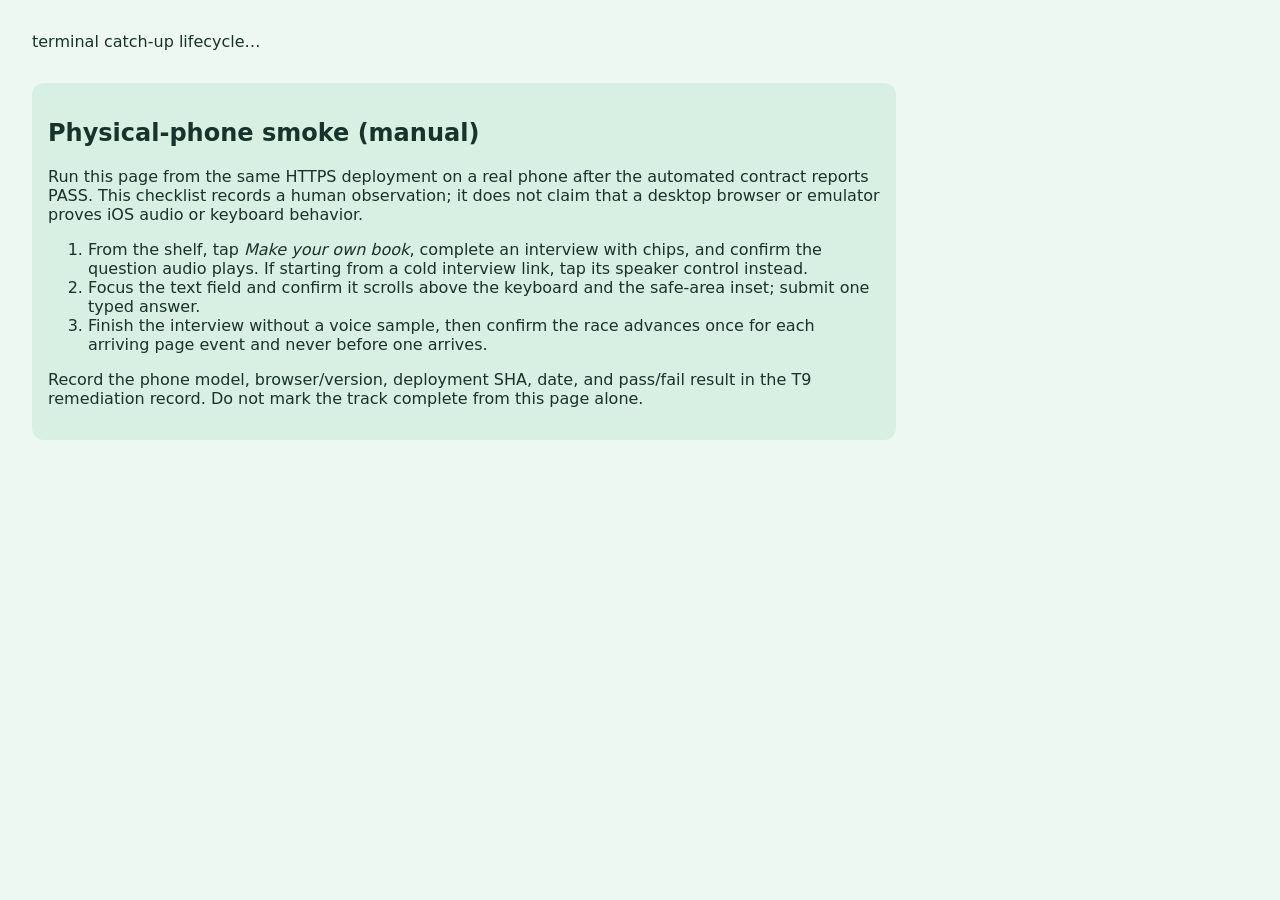
<file: static/browser-test.html>
<!doctype html>
<meta charset="utf-8">
<meta name="viewport" content="width=device-width,initial-scale=1">
<title>Thutapi browser contract tests</title>
<style>body{font:16px system-ui;margin:2rem;background:#eef8f2;color:#17332b}pre{white-space:pre-wrap}section{max-width:52rem;margin-top:2rem;padding:1rem;background:#d8efe3;border-radius:12px}</style>
<main id="results"><p>Running browser contract tests…</p></main>
<section aria-labelledby="phone-smoke-title">
  <h2 id="phone-smoke-title">Physical-phone smoke (manual)</h2>
  <p>Run this page from the same HTTPS deployment on a real phone after the automated contract reports PASS. This checklist records a human observation; it does not claim that a desktop browser or emulator proves iOS audio or keyboard behavior.</p>
  <ol>
    <li>From the shelf, tap <em>Make your own book</em>, complete an interview with chips, and confirm the question audio plays. If starting from a cold interview link, tap its speaker control instead.</li>
    <li>Focus the text field and confirm it scrolls above the keyboard and the safe-area inset; submit one typed answer.</li>
    <li>Finish the interview without a voice sample, then confirm the race advances once for each arriving page event and never before one arrives.</li>
  </ol>
  <p>Record the phone model, browser/version, deployment SHA, date, and pass/fail result in the T9 remediation record. Do not mark the track complete from this page alone.</p>
</section>
<!-- The module is loaded through a per-load cache-buster: a browser that
     keeps the previous module in its memory cache silently re-runs the OLD
     contract, which reads as a fix that did not take. -->
<script type="module">
  import(`/static/browser-test.js?run=${Date.now()}`);
</script>
</file>
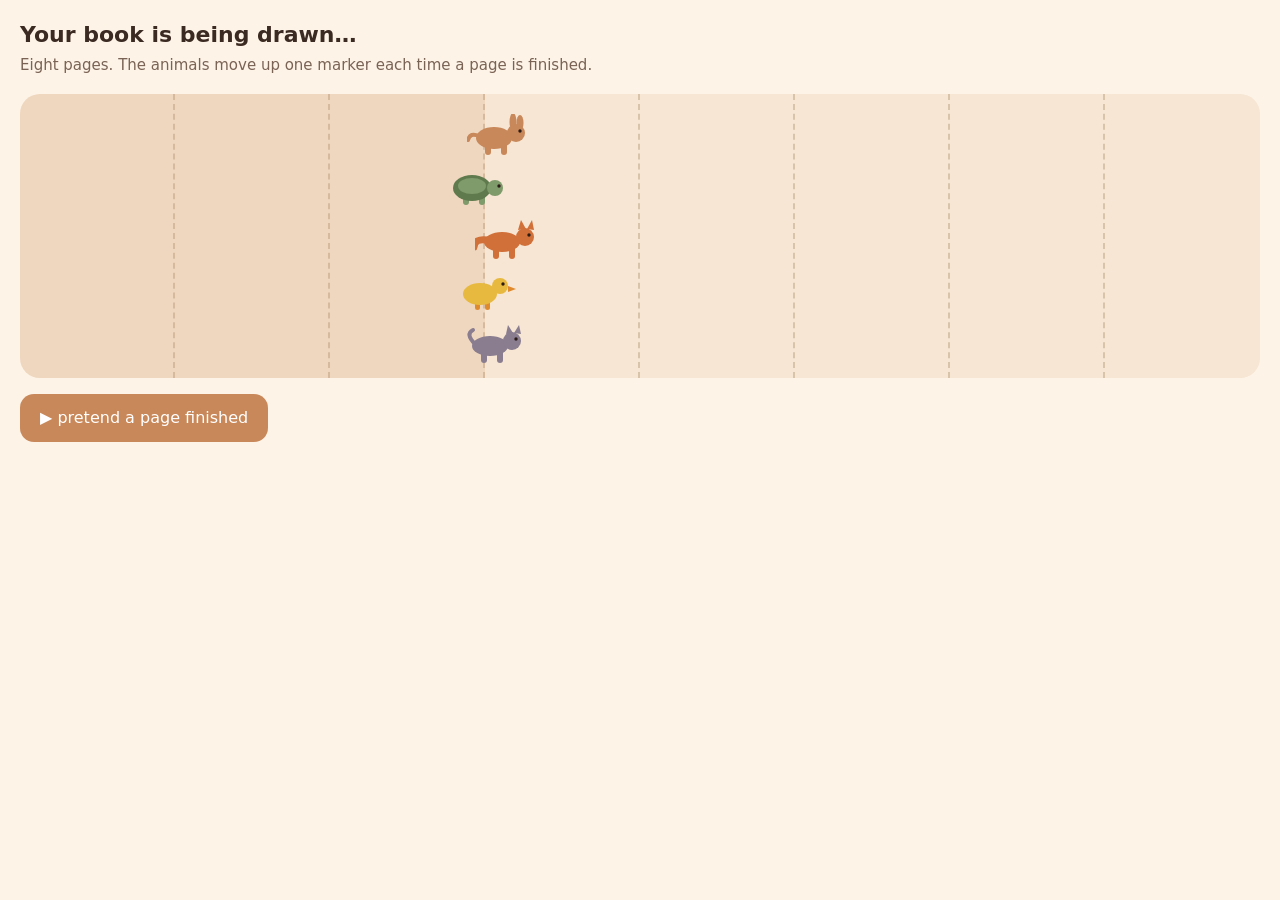
<file: dev-diary/prototypes/race.html>
<!doctype html>
<meta charset="utf-8"><meta name="viewport" content="width=device-width,initial-scale=1">
<title>Thutapi — the waiting race (T9a prototype)</title>
<!--
  T9a, screen 5 of PLAN.md §The flow.

  THE INTERFACE IS ONE NUMBER: --done, on .race. Nothing else.
  Everything below is static markup plus CSS. There is no DOM
  construction anywhere, which is what makes this independent of T9:
  it needs no Preact (not vendored yet, and static/vendor/ is T9's),
  and it does not hand-roll DOM, which AGENTS.md:149 forbids.

  Server-rendered it already works with JS switched off, per
  AGENTS.md's "a cold link works without JS". When T9 exists, the
  Preact component is one line: style=${`--done:${n}`}.

  The <script> at the bottom is DEMO SCAFFOLDING for the button.
  It ships nowhere.
-->
<style>
  :root{
    /* T9 owns the real palette; these are placeholders and every one
       of them is a var, so T9's tokens drop straight in. */
    --cream:#fdf3e7; --ink:#3b2a21; --track:#f6e6d3;
    --line:#d8c3ab; --lit:#c9885a;
    --pages:8;              /* §Decisions row 8: one constant, here */
    --runner-w:64px;
  }
  *{box-sizing:border-box}
  body{margin:0;background:var(--cream);color:var(--ink);padding:20px;
       font:16px/1.4 "Fredoka",system-ui,sans-serif}
  h1{font-size:22px;margin:0 0 4px} p{margin:0 0 18px;color:#7a6355;font-size:15px}

  .race{--done:0;                     /* ← the entire interface */
        position:relative;container-type:inline-size;
        background:var(--track);border-radius:20px;padding:14px 0 10px;
        overflow:hidden}

  /* Markers: eight cells, the first --done of them lit. Pure CSS from
     the same number — no per-element class toggling. */
  .markers{position:absolute;inset:0;display:grid;
           grid-template-columns:repeat(var(--pages),1fr)}
  .markers i{border-right:2px dashed var(--line)}
  .markers i:last-child{border-right:0}
  .markers::before{content:"";position:absolute;inset:0;
    width:calc(var(--done) / var(--pages) * 100%);
    background:rgba(201,136,90,.16);transition:width 1.2s ease}

  .lane{position:relative;height:52px}
  /* transform only — never a layout property, on a screen that holds
     for six minutes on a phone. cqw resolves against .race. */
  .runner{position:absolute;top:6px;left:0;width:var(--runner-w);height:44px;
    transform:translateX(calc(
      var(--done) / var(--pages) * (100cqw - var(--runner-w)) + var(--jit,0px)));
    transition:transform 1.4s cubic-bezier(.34,1.2,.64,1)}
  /* static per-lane offset + a slow wobble: the jostle, no JS */
  .lane:nth-child(2) .runner{--jit:6px;  --stride:.30s}
  .lane:nth-child(3) .runner{--jit:-16px;--stride:.38s}
  .lane:nth-child(4) .runner{--jit:14px; --stride:.28s}
  .lane:nth-child(5) .runner{--jit:-8px; --stride:.44s}
  .lane:nth-child(6) .runner{--jit:2px;  --stride:.34s}

  .bob{animation:bob var(--stride,.34s) ease-in-out infinite alternate;
       transform-origin:50% 90%}
  @keyframes bob{from{transform:translateY(0) rotate(-1.2deg)}
                 to{transform:translateY(-4px) rotate(1.2deg)}}
  .leg{transform-origin:50% 12%;animation:stride var(--stride,.34s) linear infinite}
  .leg.b{animation-delay:calc(var(--stride,.34s) / -2)}
  @keyframes stride{0%{transform:rotate(26deg)}50%{transform:rotate(-26deg)}
                    100%{transform:rotate(26deg)}}
  .tail{transform-origin:0% 50%;animation:wag .5s ease-in-out infinite alternate}
  @keyframes wag{from{transform:rotate(-12deg)}to{transform:rotate(14deg)}}

  /* The progress information must survive the motion being switched off. */
  @media (prefers-reduced-motion:reduce){
    .bob,.leg,.tail{animation:none}
    .runner,.markers::before{transition:none}
  }
  button{margin-top:16px;font:inherit;padding:12px 20px;border:0;border-radius:14px;
         background:var(--lit);color:#fff;min-height:48px;touch-action:manipulation}
</style>

<h1>Your book is being drawn…</h1>
<p>Eight pages. The animals move up one marker each time a page is finished.</p>

<div class="race" id="race" style="--done:3">
  <div class="markers"><i></i><i></i><i></i><i></i><i></i><i></i><i></i><i></i></div>

  <div class="lane"><div class="runner"><svg viewBox="0 0 64 44" width="64" height="44" aria-hidden="true"><g class="bob">
    <rect class="leg" x="18" y="26" width="6" height="15" rx="3" fill="#c9885a"/>
    <rect class="leg b" x="34" y="26" width="6" height="15" rx="3" fill="#c9885a"/>
    <path class="tail" d="M12 22 q-9 -4 -11 4" stroke="#c9885a" stroke-width="4" stroke-linecap="round" fill="none"/>
    <ellipse cx="27" cy="24" rx="18" ry="11" fill="#c9885a"/>
    <ellipse cx="46" cy="8" rx="3.5" ry="9" fill="#c9885a"/><ellipse cx="53" cy="9" rx="3.5" ry="8" fill="#c9885a"/>
    <circle cx="49" cy="19" r="9" fill="#c9885a"/><circle cx="53" cy="17" r="1.7" fill="#2b1d16"/>
  </g></svg></div></div>

  <div class="lane"><div class="runner"><svg viewBox="0 0 64 44" width="64" height="44" aria-hidden="true"><g class="bob">
    <rect class="leg" x="18" y="26" width="6" height="13" rx="3" fill="#7f9a6b"/>
    <rect class="leg b" x="34" y="26" width="6" height="13" rx="3" fill="#7f9a6b"/>
    <ellipse cx="27" cy="22" rx="19" ry="13" fill="#5f7a4d"/>
    <ellipse cx="27" cy="20" rx="14" ry="8" fill="#7f9a6b"/>
    <circle cx="50" cy="22" r="8" fill="#7f9a6b"/><circle cx="54" cy="20" r="1.7" fill="#2b1d16"/>
  </g></svg></div></div>

  <div class="lane"><div class="runner"><svg viewBox="0 0 64 44" width="64" height="44" aria-hidden="true"><g class="bob">
    <rect class="leg" x="18" y="26" width="6" height="15" rx="3" fill="#d2703a"/>
    <rect class="leg b" x="34" y="26" width="6" height="15" rx="3" fill="#d2703a"/>
    <path class="tail" d="M12 22 q-12 -2 -13 7" stroke="#d2703a" stroke-width="7" stroke-linecap="round" fill="none"/>
    <ellipse cx="27" cy="24" rx="18" ry="10" fill="#d2703a"/>
    <path d="M43 12 L46 2 L51 11 Z" fill="#d2703a"/><path d="M52 11 L57 2 L59 12 Z" fill="#d2703a"/>
    <circle cx="50" cy="19" r="9" fill="#d2703a"/><circle cx="54" cy="17" r="1.7" fill="#2b1d16"/>
  </g></svg></div></div>

  <div class="lane"><div class="runner"><svg viewBox="0 0 64 44" width="64" height="44" aria-hidden="true"><g class="bob">
    <rect class="leg" x="22" y="28" width="5" height="12" rx="2.5" fill="#e08a2e"/>
    <rect class="leg b" x="32" y="28" width="5" height="12" rx="2.5" fill="#e08a2e"/>
    <ellipse cx="27" cy="24" rx="17" ry="11" fill="#e8b93f"/>
    <circle cx="47" cy="16" r="8" fill="#e8b93f"/>
    <path d="M55 16 l8 3 l-8 3 z" fill="#e08a2e"/><circle cx="50" cy="14" r="1.7" fill="#2b1d16"/>
  </g></svg></div></div>

  <div class="lane"><div class="runner"><svg viewBox="0 0 64 44" width="64" height="44" aria-hidden="true"><g class="bob">
    <rect class="leg" x="18" y="26" width="6" height="15" rx="3" fill="#8a7d8f"/>
    <rect class="leg b" x="34" y="26" width="6" height="15" rx="3" fill="#8a7d8f"/>
    <path class="tail" d="M12 22 q-10 -10 -2 -14" stroke="#8a7d8f" stroke-width="4" stroke-linecap="round" fill="none"/>
    <ellipse cx="27" cy="24" rx="18" ry="10" fill="#8a7d8f"/>
    <path d="M43 12 L45 3 L50 11 Z" fill="#8a7d8f"/><path d="M51 11 L56 3 L58 12 Z" fill="#8a7d8f"/>
    <circle cx="49" cy="19" r="9" fill="#8a7d8f"/><circle cx="53" cy="17" r="1.7" fill="#2b1d16"/>
  </g></svg></div></div>
</div>

<button onclick="const r=race.style,n=+(getComputedStyle(race).getPropertyValue('--done'))||0;r.setProperty('--done',Math.min(8,n+1))">
  ▶ pretend a page finished
</button>
<!-- ^ demo scaffolding only. In the product the number comes from the
     server-rendered attribute, updated by one Preact component. -->
</file>
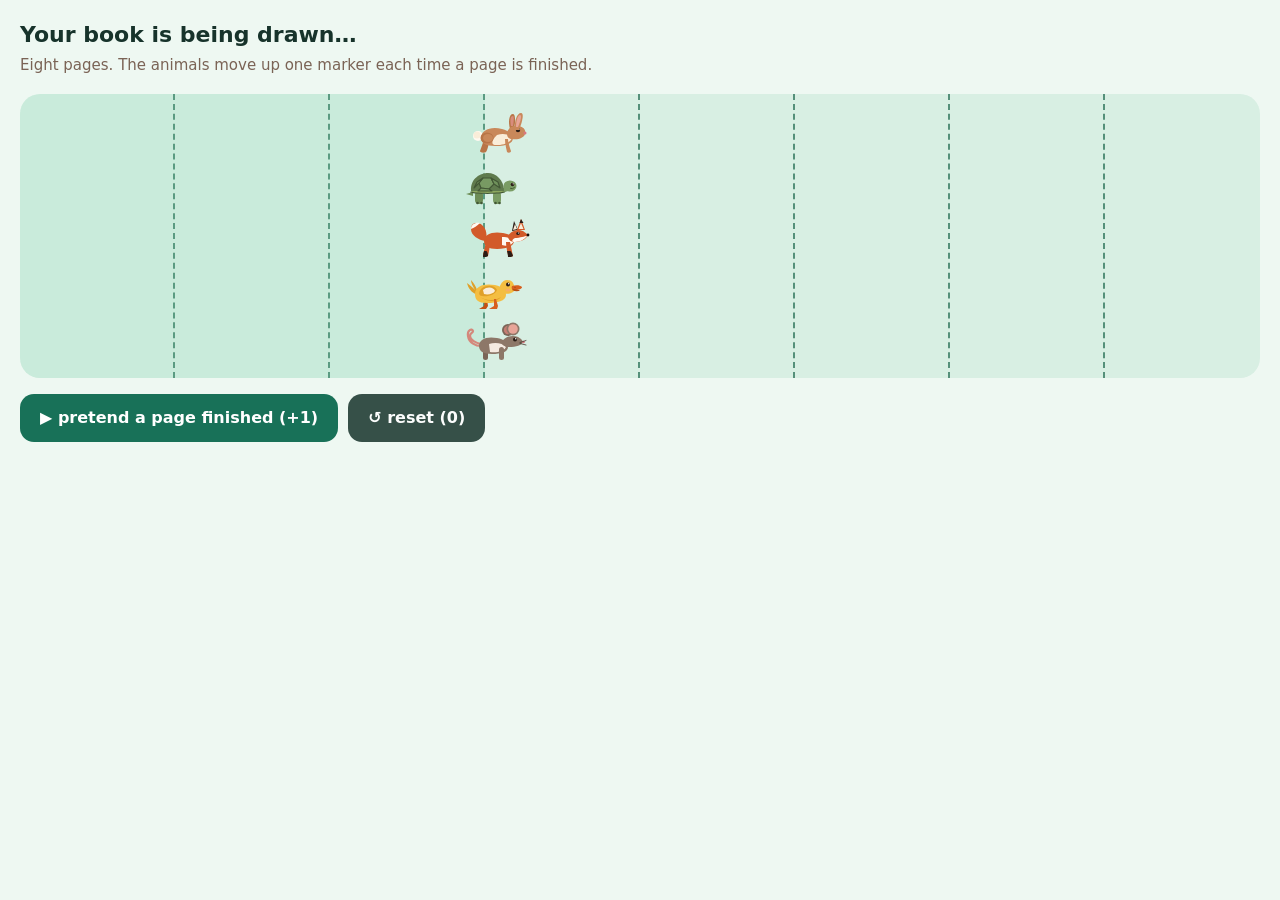
<file: static/race/race.html>
<!doctype html>
<meta charset="utf-8"><meta name="viewport" content="width=device-width,initial-scale=1">
<title>Thutapi — the waiting race (T9a)</title>
<!--
  T9a, screen 5 of PLAN.md §The flow.

  THE INTERFACE IS ONE NUMBER: --done, on .race. Nothing else.
  Everything below is static markup plus CSS. There is no DOM
  construction anywhere, which is what makes this independent of T9:
  it needs no Preact (not vendored yet, and static/vendor/ is T9's),
  and it does not hand-roll DOM, which AGENTS.md:149 forbids.

  Server-rendered it already works with JS switched off, per
  AGENTS.md's "a cold link works without JS". When T9 exists, the
  Preact component is one line: style=${`--done:${n}`}.

  THE 5 SPRITES (T9a deliverable):
  1. Hare / Rabbit: tall prominent upright ears, springy back, fluffy white puff tail, hind haunch.
  2. Tortoise: high domed carapace with multi-panel scutes & rim, extended wrinkled neck, stubby legs.
  3. Fox: sharp erect ears with dark tips, sleek tapered snout, large bushy tail with white brush, dark stockings.
  4. Duck: bird silhouette, prominent flat duck bill, fluttering wing, upturned tail feathers, webbed paddle feet.
  5. Little Mouse: giant circular saucer ears, pointy snout with whiskers, teardrop body, long S-curving whip tail.

  All sprites fit in the warm palette using CSS var() tokens with warm hex values.
  Animate transform only. No layout properties. Full prefers-reduced-motion support.

  The <script> at the bottom is DEMO SCAFFOLDING for the test buttons.
  It ships nowhere.
-->
<style>
  :root{
    /* T9 supplies the settled UI palette; these aliases keep the T9a
       widget's one-number interface and animal artwork unchanged. */
    --bg:#eef8f2;
    --surface:#d8efe3;
    --ink:#17332b;
    --muted:#4f6d64;
    --mint:#7fd4b0;
    --accent:#187158;
    --rule:#55907a;
    --warm:#e8a54a;
    --film:#12241e;
    --white:#fff;
    --cream:var(--bg);
    --track:var(--surface);
    --line:var(--rule);
    --lit:var(--mint);
    --pages:8;              /* §Decisions row 8: one constant, here */
    --runner-w:64px;
    --track-pad:8px;

    /* Animal palette tokens (warm palette) */
    --hare:#c9885a;
    --hare-dark:#b87547;
    --hare-ear-inner:#d88c7d;
    --hare-ear-pink:#e8a598;
    --hare-tail:#fff9f0;
    --hare-tail-shade:#faedd9;
    --hare-belly:#faedd9;

    --tortoise:#5f7a4d;
    --tortoise-dark:#6c8c56;
    --tortoise-light:#7a9c64;
    --tortoise-scute:#789a63;
    --tortoise-scute-shade:#6f915b;
    --tortoise-rim:#425735;
    --tortoise-rim-light:#8da860;
    --tortoise-mouth:#3a4e28;

    --fox:#d25a2a;
    --fox-dark:#2b1d16;
    --fox-ear-inner:#faedd9;
    --fox-tail-tip:#fff9f2;
    --fox-bib:#fff9f2;
    --fox-muzzle:#fff9f2;
    --fox-nose:#1a100c;

    --duck:#f4be42;
    --duck-feather-shade:#e0a028;
    --duck-belly-shade:#e0a028;
    --duck-wing:#e0a028;
    --duck-wing-covert:#faedd9;
    --duck-foot-back:#c45014;
    --duck-cheek:#f8a37e;
    --duck-bill:#d85f1e;
    --duck-bill-shade:#b84c12;
    --duck-nostril:#8a3408;

    --mouse:#8d7768;
    --mouse-dark:#7a6557;
    --mouse-ear:#e8a598;
    --mouse-ear-back:#c47d72;
    --mouse-tail:#d4887b;
    --mouse-belly:#f5eae1;
    --mouse-whisker:#4a3b32;

    --eye-dark:#2b1d16;
    --eye-sparkle:#ffffff;
    --nose-pink:#d9777f;
  }
  *{box-sizing:border-box}
  body{margin:0;background:var(--cream);color:var(--ink);padding:20px;
       font:16px/1.4 "Fredoka",system-ui,-apple-system,BlinkMacSystemFont,"Segoe UI",Roboto,sans-serif}
  h1{font-size:22px;margin:0 0 4px}
  p{margin:0 0 18px;color:#7a6355;font-size:15px}

  .race{--done:0;                     /* ← the entire interface */
        position:relative;container-type:inline-size;
        background:var(--track);border-radius:20px;padding:14px 0 10px;
        overflow:hidden}

  /* Markers: eight cells, the first --done of them lit. Pure CSS from
     the same number — no per-element class toggling. */
  .markers{position:absolute;inset:0;display:grid;
           grid-template-columns:repeat(var(--pages),1fr);
           pointer-events:none}
  .markers i{border-right:2px dashed var(--line)}
  .markers i:last-child{border-right:0}
  .markers::before{content:"";position:absolute;inset:0;
    transform-origin:left;
    transform:scaleX(calc(var(--done) / var(--pages)));
    background:var(--mint);opacity:.16;transition:transform 1.2s ease}

  .lane{position:relative;height:52px}
  /* transform only — never a layout property, on a screen that holds
     for six minutes on a phone. cqw resolves against .race. */
  .runner{position:absolute;top:4px;left:0;width:var(--runner-w);height:44px;
    transform:translateX(calc(
      var(--track-pad,8px) +
      (var(--done) / var(--pages)) * (100cqw - var(--runner-w) - (2 * var(--track-pad,8px))) +
      var(--jit,0px)));
    transition:transform 1.4s cubic-bezier(.25,1,.5,1)}
  .runner svg{overflow:visible}

  /* Static per-lane offset + a distinct stride duration: the jostle, no JS */
  .lane:nth-child(2) .runner{--jit:4px;  --stride:.28s} /* Hare */
  .lane:nth-child(3) .runner{--jit:-6px; --stride:.48s} /* Tortoise */
  .lane:nth-child(4) .runner{--jit:6px;  --stride:.30s} /* Fox */
  .lane:nth-child(5) .runner{--jit:-4px; --stride:.36s} /* Duck */
  .lane:nth-child(6) .runner{--jit:2px;  --stride:.24s} /* Mouse */

  /* Pure transform animations on SVG limbs & bodies */
  .bob{animation:bob var(--stride,.34s) ease-in-out infinite alternate;
       transform-origin:50% 90%;transform-box:fill-box}
  @keyframes bob{from{transform:translateY(0) rotate(-1.2deg)}
                 to{transform:translateY(-4px) rotate(1.2deg)}}

  .leg{transform-origin:50% 12%;transform-box:fill-box;
       animation:stride var(--stride,.34s) linear infinite}
  .leg.b{animation-delay:calc(var(--stride,.34s) / -2)}
  @keyframes stride{0%{transform:rotate(24deg)}50%{transform:rotate(-24deg)}
                    100%{transform:rotate(24deg)}}

  .tail{transform-origin:90% 60%;transform-box:fill-box;
        animation:wag .45s ease-in-out infinite alternate}
  @keyframes wag{from{transform:rotate(-14deg)}to{transform:rotate(14deg)}}

  .wing{transform-origin:25% 40%;transform-box:fill-box;
        animation:flap var(--stride,.34s) ease-in-out infinite alternate}
  @keyframes flap{0%{transform:rotate(-16deg)}100%{transform:rotate(22deg)}}

  /* The progress information must survive the motion being switched off. */
  @media (prefers-reduced-motion:reduce){
    .bob,.leg,.tail,.wing{animation:none !important}
    .runner,.markers::before{transition:none !important}
  }

  /* Demo scaffolding controls */
  .demo-controls{margin-top:16px;display:flex;gap:10px;align-items:center}
  button{font:inherit;padding:12px 20px;border:0;border-radius:14px;
         background:var(--accent);color:var(--white);min-height:48px;touch-action:manipulation;
         cursor:pointer;font-weight:600}
  button.reset{background:var(--ink);opacity:.85}
  button:active{transform:scale(.98)}
  body.embed-only{padding:0}
  body.embed-only h1,body.embed-only p,body.embed-only .demo-controls{display:none}
  body.embed-only .race{border-radius:0}
</style>

<h1>Your book is being drawn…</h1>
<p>Eight pages. The animals move up one marker each time a page is finished.</p>

<div class="race" id="race" style="--done:3">
  <div class="markers"><i></i><i></i><i></i><i></i><i></i><i></i><i></i><i></i></div>

  <!-- Lane 1: Hare / Rabbit -->
  <div class="lane"><div class="runner"><svg viewBox="0 0 64 44" width="64" height="44" aria-label="Hare" role="img">
    <g class="bob">
      <!-- Back tall ear -->
      <path d="M43 17 C41 10, 42 2, 46 2 C48 2, 49 8, 47 17 Z" fill="var(--hare-dark,#b87547)"/>
      <path d="M44 14 C43 9, 43 4, 46 4 C47 4, 47 8, 46 14 Z" fill="var(--hare-ear-inner,#d88c7d)"/>
      <!-- Back kicking leg & haunch foot -->
      <g class="leg">
        <path d="M17 27 C16 31, 14 36, 13 39 C13 41, 18 41, 19 40 C21 37, 22 31, 22 27 Z" fill="var(--hare-dark,#b87547)"/>
      </g>
      <!-- Round fluffy white cotton tail -->
      <g class="tail">
        <circle cx="11" cy="24" r="5" fill="var(--hare-tail,#fff9f0)"/>
        <circle cx="10" cy="23" r="3.5" fill="var(--hare-tail-shade,#faedd9)"/>
      </g>
      <!-- Springy arched rabbit body -->
      <path d="M14 26 C14 18, 24 14, 35 17 C42 19, 45 22, 46 26 C46 32, 38 34, 28 34 C19 34, 14 31, 14 26 Z" fill="var(--hare,#c9885a)"/>
      <!-- Warm cream chest/belly -->
      <path d="M30 23 C36 21, 42 22, 45 26 C43 31, 36 33, 29 33 C25 33, 23 30, 30 23 Z" fill="var(--hare-belly,#faedd9)"/>
      <!-- Distinct hind haunch -->
      <ellipse cx="20" cy="26" rx="6.5" ry="5.5" fill="var(--hare-dark,#b87547)"/>
      <ellipse cx="21" cy="26" rx="5" ry="4" fill="var(--hare,#c9885a)"/>
      <!-- Front reaching paw -->
      <g class="leg b">
        <path d="M38 27 C38 31, 39 36, 40 40 C41 41, 44 41, 44 39 C43 36, 41 30, 41 27 Z" fill="var(--hare,#c9885a)"/>
      </g>
      <!-- Head -->
      <path d="M40 22 C40 16, 46 13, 52 14 C57 15, 59 18, 58 22 C57 26, 51 28, 45 27 C42 27, 40 25, 40 22 Z" fill="var(--hare,#c9885a)"/>
      <!-- Dark eye with bright sparkle -->
      <circle cx="51" cy="18" r="2.2" fill="var(--eye-dark,#2b1d16)"/>
      <circle cx="51.8" cy="17.2" r="0.8" fill="var(--eye-sparkle,#ffffff)"/>
      <!-- Nose -->
      <circle cx="58" cy="21" r="1.5" fill="var(--nose-pink,#d9777f)"/>
      <!-- Front prominent tall ear -->
      <path d="M48 18 C47 9, 50 1, 54 1 C57 1, 56 8, 52 18 Z" fill="var(--hare,#c9885a)"/>
      <path d="M49 15 C49 8, 51 3, 53 3 C55 3, 54 8, 51 15 Z" fill="var(--hare-ear-pink,#e8a598)"/>
    </g>
  </svg></div></div>

  <!-- Lane 2: Tortoise -->
  <div class="lane"><div class="runner"><svg viewBox="0 0 64 44" width="64" height="44" aria-label="Tortoise" role="img">
    <g class="bob">
      <!-- Pointed stubby tail -->
      <path d="M16 28 L9 30 L16 32 Z" fill="var(--tortoise-dark,#6c8c56)"/>
      <!-- Rear stubby crawl leg with toes -->
      <g class="leg">
        <rect x="18" y="27" width="8" height="13" rx="4" fill="var(--tortoise-dark,#6c8c56)"/>
        <circle cx="20.5" cy="39" r="1.3" fill="var(--tortoise-rim,#425735)"/>
        <circle cx="24.5" cy="39" r="1.3" fill="var(--tortoise-rim,#425735)"/>
      </g>
      <!-- Front stubby crawl leg with toes -->
      <g class="leg b">
        <rect x="36" y="27" width="8" height="13" rx="4" fill="var(--tortoise-light,#7a9c64)"/>
        <circle cx="38.5" cy="39" r="1.3" fill="var(--tortoise-rim,#425735)"/>
        <circle cx="42.5" cy="39" r="1.3" fill="var(--tortoise-rim,#425735)"/>
      </g>
      <!-- Extended neck and smiling head -->
      <path d="M42 26 C46 24, 48 23, 52 23 C53 25, 52 28, 43 29 Z" fill="var(--tortoise-light,#7a9c64)"/>
      <ellipse cx="53" cy="22" rx="6.5" ry="5.5" fill="var(--tortoise-light,#7a9c64)"/>
      <circle cx="55.5" cy="20.5" r="1.8" fill="var(--eye-dark,#2b1d16)"/>
      <circle cx="56.2" cy="19.8" r="0.6" fill="var(--eye-sparkle,#ffffff)"/>
      <path d="M53.5 24.5 Q55.5 25.5 57.5 23.5" stroke="var(--tortoise-mouth,#3a4e28)" stroke-width="0.8" fill="none" stroke-linecap="round"/>
      <!-- Carapace shell rim -->
      <path d="M13 28 C14 26, 46 26, 48 28 C48 30.5, 13 30.5, 13 28 Z" fill="var(--tortoise-rim,#425735)"/>
      <path d="M14 27 C15 25.5, 45 25.5, 47 27 C47 29.5, 14 29.5, 14 27 Z" fill="var(--tortoise-rim-light,#8da860)"/>
      <!-- High domed carapace shell -->
      <path d="M14 27 C13 14, 24 9, 31 9 C39 9, 47 16, 47 27 Z" fill="var(--tortoise,#5f7a4d)"/>
      <!-- Geometric carapace scutes (plates) -->
      <polygon points="26,14 34,14 37,20 32,25 24,24 22,19" fill="var(--tortoise-scute,#789a63)" stroke="var(--tortoise-rim,#486038)" stroke-width="1.2" stroke-linejoin="round"/>
      <polygon points="34,14 41,18 43,24 37,20" fill="var(--tortoise-scute-shade,#6f915b)" stroke="var(--tortoise-rim,#486038)" stroke-width="1.2" stroke-linejoin="round"/>
      <polygon points="26,14 20,18 17,24 22,19" fill="var(--tortoise-scute-shade,#6f915b)" stroke="var(--tortoise-rim,#486038)" stroke-width="1.2" stroke-linejoin="round"/>
      <polygon points="24,24 32,25 35,27 21,27" fill="var(--tortoise-scute,#789a63)" stroke="var(--tortoise-rim,#486038)" stroke-width="1.2" stroke-linejoin="round"/>
    </g>
  </svg></div></div>

  <!-- Lane 3: Fox -->
  <div class="lane"><div class="runner"><svg viewBox="0 0 64 44" width="64" height="44" aria-label="Fox" role="img">
    <g class="bob">
      <!-- Back sharp ear -->
      <polygon points="43,15 45,5 49,14" fill="var(--fox-dark,#2b1d16)"/>
      <polygon points="44,14 46,8 48,13" fill="var(--fox-ear-inner,#faedd9)"/>
      <!-- Large bushy tail with distinct white tip -->
      <g class="tail">
        <path d="M16 25 C10 24, 2 20, 2 13 C2 6, 9 6, 13 9 C18 13, 18 20, 17 25 Z" fill="var(--fox,#d25a2a)"/>
        <path d="M2 13 C2 8, 7 6, 11 7 C8 10, 5 12, 2 13 Z" fill="var(--fox-tail-tip,#fff9f2)"/>
      </g>
      <!-- Rear athletic leg with dark stocking -->
      <g class="leg">
        <path d="M17 26 C16 30, 15 35, 14 39 C14 41, 18 41, 19 40 C20 36, 21 30, 21 26 Z" fill="var(--fox,#d25a2a)"/>
        <path d="M15 35 C14.5 37, 14 39, 14 41 C16 41, 18 41, 19 40 C19 38, 18.5 36, 17.5 35 Z" fill="var(--fox-dark,#2b1d16)"/>
      </g>
      <!-- Athletic fox body -->
      <path d="M15 25 C15 18, 24 15, 34 17 C41 18, 44 21, 45 25 C45 30, 38 33, 28 33 C19 33, 15 30, 15 25 Z" fill="var(--fox,#d25a2a)"/>
      <!-- White chest bib -->
      <path d="M33 21 C38 21, 43 22, 45 25 C43 29, 38 31, 33 29 Z" fill="var(--fox-bib,#fff9f2)"/>
      <!-- Front athletic leg with dark stocking -->
      <g class="leg b">
        <path d="M37 26 C37 30, 38 35, 39 39 C39 41, 43 41, 44 40 C43 36, 42 30, 41 26 Z" fill="var(--fox,#d25a2a)"/>
        <path d="M38 35 C38.5 37, 39 39, 39 41 C41 41, 43 41, 44 40 C43.5 38, 42.5 36, 41.5 35 Z" fill="var(--fox-dark,#2b1d16)"/>
      </g>
      <!-- Head with tapered sleek snout -->
      <path d="M39 20 C41 16, 46 14, 50 14 C54 14, 58 18, 59 19 C58 22, 53 26, 46 26 C41 26, 39 23, 39 20 Z" fill="var(--fox,#d25a2a)"/>
      <path d="M46 22 C51 22, 56 20, 58 20 C56 23, 51 26, 46 26 C43 26, 42 24, 46 22 Z" fill="var(--fox-muzzle,#fff9f2)"/>
      <!-- Nose & amber eye -->
      <circle cx="59" cy="19" r="1.4" fill="var(--fox-nose,#1a100c)"/>
      <ellipse cx="49" cy="17.5" rx="1.8" ry="1.6" fill="var(--eye-dark,#2b1d16)"/>
      <circle cx="49.6" cy="17" r="0.6" fill="var(--eye-sparkle,#ffffff)"/>
      <!-- Front sharp pointed ear with black tip -->
      <polygon points="48,14 52,3 56,14" fill="var(--fox,#d25a2a)"/>
      <polygon points="50.5,7 52,3 54.5,7" fill="var(--fox-dark,#2b1d16)"/>
      <polygon points="49.5,13 52,7 54.5,13" fill="var(--fox-ear-inner,#faedd9)"/>
    </g>
  </svg></div></div>

  <!-- Lane 4: Duck / Bird -->
  <div class="lane"><div class="runner"><svg viewBox="0 0 64 44" width="64" height="44" aria-label="Duck" role="img">
    <g class="bob">
      <!-- Upturned perky tail feathers -->
      <path d="M17 26 C13 25, 9 20, 8 15 C11 17, 14 20, 16 22 C14 19, 12 15, 12 12 C15 15, 17 19, 18 22 Z" fill="var(--duck-feather-shade,#e0a028)"/>
      <!-- Rear webbed paddle foot -->
      <g class="leg">
        <path d="M26 31 L25 38 L20 41 L27 41 L29 38 L28 31 Z" fill="var(--duck-foot-back,#c45014)"/>
      </g>
      <!-- Plump rounded duck body -->
      <path d="M16 26 C16 18, 25 15, 36 17 C44 19, 47 23, 47 27 C47 33, 38 35, 28 35 C19 35, 16 32, 16 26 Z" fill="var(--duck,#f4be42)"/>
      <path d="M20 28 C26 33, 36 33, 42 29 C38 34, 28 35, 20 28 Z" fill="var(--duck-belly-shade,#e0a028)"/>
      <!-- Front webbed paddle foot -->
      <g class="leg b">
        <path d="M35 31 L35 38 L30 41 L38 41 L39 38 L37 31 Z" fill="var(--duck-bill,#d85f1e)"/>
      </g>
      <!-- Fluttering wing -->
      <g class="wing">
        <path d="M22 21 C27 16, 36 17, 38 22 C36 27, 29 29, 23 28 C20 28, 19 25, 22 21 Z" fill="var(--duck-wing,#e0a028)"/>
        <path d="M24 22 C28 18, 35 19, 36 23 C34 26, 29 27, 25 26 Z" fill="var(--duck-wing-covert,#faedd9)"/>
      </g>
      <!-- Rounded head & neck -->
      <path d="M40 24 C40 18, 43 12, 48 12 C54 12, 56 17, 55 23 C53 26, 46 27, 40 24 Z" fill="var(--duck,#f4be42)"/>
      <ellipse cx="49" cy="22" rx="2.5" ry="1.5" fill="var(--duck-cheek,#f8a37e)" opacity="0.6"/>
      <circle cx="49" cy="16.5" r="2" fill="var(--eye-dark,#2b1d16)"/>
      <circle cx="49.7" cy="15.8" r="0.7" fill="var(--eye-sparkle,#ffffff)"/>
      <!-- Distinct horizontal flat duck bill -->
      <path d="M53 18 C57 17, 61 17, 63 19 C63 21, 60 22, 55 22 C53 22, 52 20, 53 18 Z" fill="var(--duck-bill,#d85f1e)"/>
      <path d="M54 21 C57 21, 60 22, 61 22.5 C59 23.5, 56 23.5, 53 22 Z" fill="var(--duck-bill-shade,#b84c12)"/>
      <circle cx="56" cy="19.2" r="0.5" fill="var(--duck-nostril,#8a3408)"/>
    </g>
  </svg></div></div>

  <!-- Lane 5: Little Mouse -->
  <div class="lane"><div class="runner"><svg viewBox="0 0 64 44" width="64" height="44" aria-label="Little Mouse" role="img">
    <g class="bob">
      <!-- Back giant circular saucer ear -->
      <circle cx="43" cy="10" r="6" fill="var(--mouse-dark,#7a6557)"/>
      <circle cx="43" cy="10" r="4.2" fill="var(--mouse-ear-back,#c47d72)"/>
      <!-- Long sinuous S-curving whip tail -->
      <path class="tail" d="M16 26 C11 26, 4 23, 3 16 C2 10, 7 8, 8 11 C8 13, 5 13, 5 16 C5 20, 11 23, 16 24" stroke="var(--mouse-tail,#d4887b)" stroke-width="2.2" stroke-linecap="round" fill="none"/>
      <!-- Rear scamper leg -->
      <g class="leg">
        <rect x="18" y="27" width="5" height="13" rx="2.5" fill="var(--mouse-dark,#7a6557)"/>
      </g>
      <!-- Small compact teardrop body -->
      <path d="M14 26 C14 19, 22 16, 32 18 C39 19, 43 23, 43 27 C43 32, 36 34, 27 34 C18 34, 14 31, 14 26 Z" fill="var(--mouse,#8d7768)"/>
      <!-- Soft cream belly -->
      <path d="M24 24 C30 22, 38 23, 41 27 C39 31, 32 33, 25 32 Z" fill="var(--mouse-belly,#f5eae1)"/>
      <!-- Front scamper leg -->
      <g class="leg b">
        <rect x="34" y="27" width="5" height="13" rx="2.5" fill="var(--mouse,#8d7768)"/>
      </g>
      <!-- Pointed mouse head -->
      <path d="M37 23 C38 18, 43 16, 48 16 C53 16, 57 19, 58 22 C57 25, 51 27, 44 27 C40 27, 37 25, 37 23 Z" fill="var(--mouse,#8d7768)"/>
      <!-- Beady eye & pink nose -->
      <circle cx="58.5" cy="22" r="1.3" fill="var(--nose-pink,#d9777f)"/>
      <circle cx="50" cy="19.5" r="2" fill="var(--eye-dark,#2b1d16)"/>
      <circle cx="50.7" cy="18.8" r="0.7" fill="var(--eye-sparkle,#ffffff)"/>
      <!-- Delicate whiskers -->
      <path d="M55 22.5 L61 20.5 M55 23.5 L61 25" stroke="var(--mouse-whisker,#4a3b32)" stroke-width="0.8" stroke-linecap="round"/>
      <!-- Front giant circular saucer ear with pink center -->
      <circle cx="48" cy="9" r="6.5" fill="var(--mouse,#8d7768)"/>
      <circle cx="48" cy="9" r="4.8" fill="var(--mouse-ear,#e8a598)"/>
    </g>
  </svg></div></div>
</div>

<div class="demo-controls">
  <button onclick="const r=race.style,n=+(getComputedStyle(race).getPropertyValue('--done'))||0;r.setProperty('--done',Math.min(8,n+1))">
    ▶ pretend a page finished (+1)
  </button>
  <button class="reset" onclick="race.style.setProperty('--done','0')">
    ↺ reset (0)
  </button>
</div>
<!-- ^ demo scaffolding only. In the product the number comes from the
     server-rendered attribute, updated by one Preact component. -->
<script>
  (() => {
    const race = document.getElementById("race");
    if (new URLSearchParams(location.search).get("embed") === "1") {
      document.body.classList.add("embed-only");
    }
    addEventListener("message", event => {
      if (event.origin !== location.origin || !event.data || event.data.type !== "thutapi-race-done") return;
      const done = Math.max(0, Math.min(8, Number(event.data.done) || 0));
      race.style.setProperty("--done", String(done));
    });
  })();
</script>
</file>
